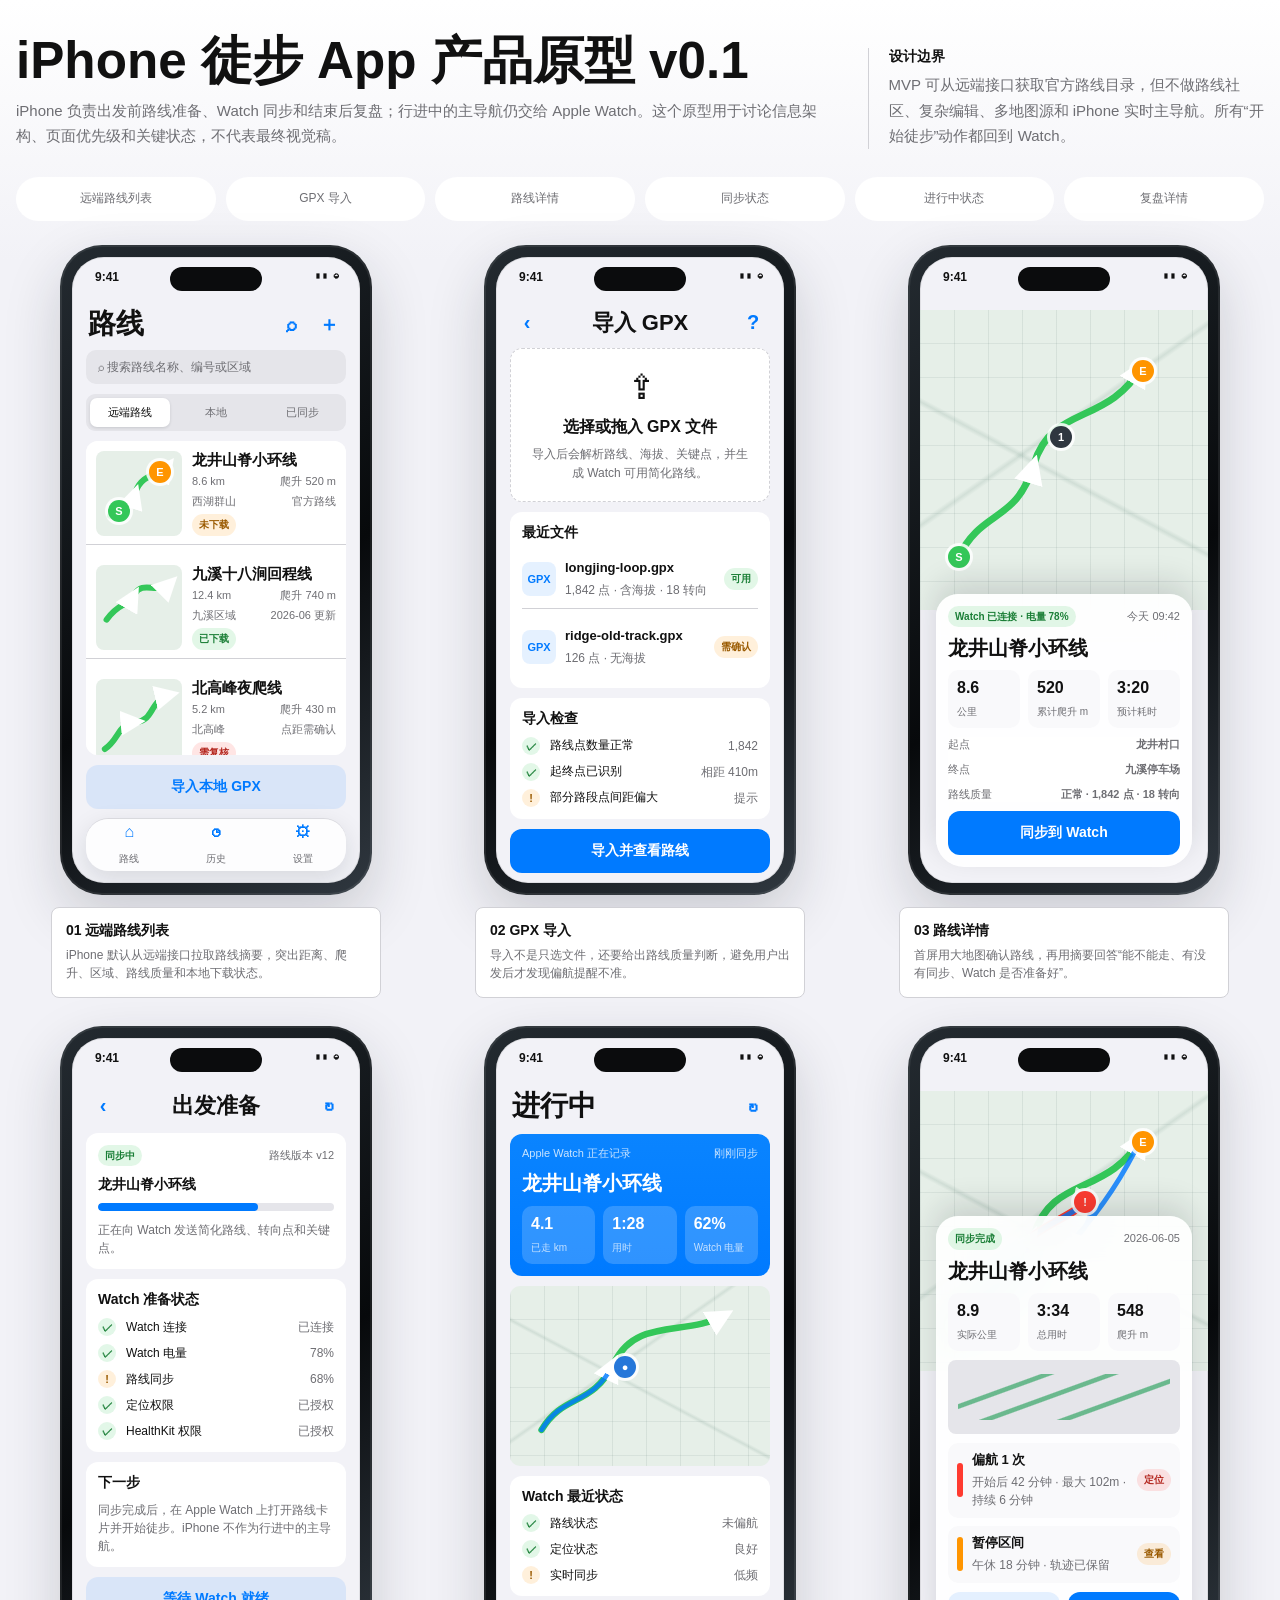
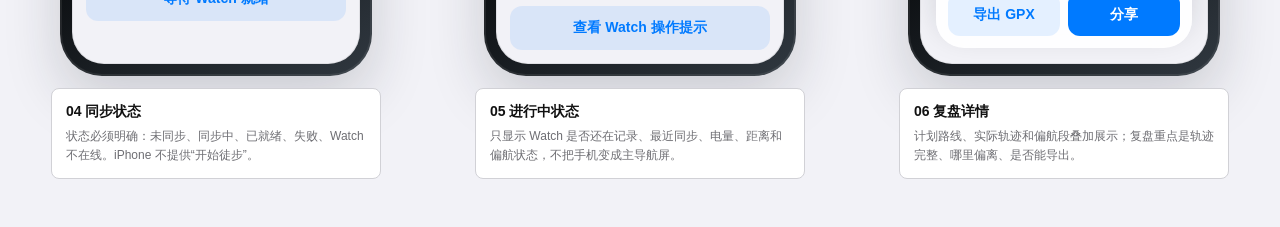
<file: docs/prototypes/iphone-product-prototype-v0.1.html>
<!doctype html>
<html lang="zh-CN">
<head>
  <meta charset="utf-8">
  <meta name="viewport" content="width=device-width, initial-scale=1">
  <title>iPhone 徒步 App 产品原型 v0.1</title>
  <style>
    :root {
      color-scheme: light;
      --bg: #f2f2f7;
      --ink: #111111;
      --muted: #6e6e73;
      --line: #d1d1d6;
      --panel: #ffffff;
      --map: #e6efe8;
      --route: #34c759;
      --track: #007aff;
      --warn: #ff3b30;
      --amber: #ff9500;
      --soft: #e5e5ea;
      --dark: #007aff;
      --ios-blue: #007aff;
      --ios-green: #34c759;
      --ios-red: #ff3b30;
      --ios-orange: #ff9500;
      --ios-fill: #f2f2f7;
      --ios-secondary-fill: #e5e5ea;
      --ios-tertiary-fill: #f9f9fb;
    }

    * { box-sizing: border-box; }

    body {
      margin: 0;
      background:
        linear-gradient(180deg, #ffffff 0, var(--bg) 260px),
        var(--bg);
      color: var(--ink);
      font-family: -apple-system, BlinkMacSystemFont, "SF Pro Display", "PingFang SC", "Microsoft YaHei", sans-serif;
      letter-spacing: 0;
    }

    main {
      width: min(1280px, calc(100vw - 32px));
      margin: 0 auto;
      padding: 34px 0 48px;
    }

    header {
      display: grid;
      grid-template-columns: minmax(0, 1.35fr) minmax(260px, 0.65fr);
      gap: 28px;
      align-items: end;
      margin-bottom: 28px;
    }

    h1 {
      margin: 0 0 10px;
      font-size: clamp(30px, 4vw, 56px);
      line-height: 1.05;
      font-weight: 780;
    }

    p {
      margin: 0;
      color: var(--muted);
      font-size: 15px;
      line-height: 1.7;
    }

    .brief {
      padding-left: 20px;
      border-left: 1px solid var(--line);
    }

    .brief b {
      display: block;
      margin-bottom: 6px;
      color: var(--ink);
      font-size: 14px;
    }

    .flow {
      display: grid;
      grid-template-columns: repeat(6, minmax(0, 1fr));
      gap: 10px;
      margin: 0 0 24px;
    }

    .flow span {
      min-height: 44px;
      display: flex;
      align-items: center;
      justify-content: center;
      padding: 9px 10px;
      border: 0;
      border-radius: 999px;
      background: var(--panel);
      color: var(--muted);
      font-size: 12px;
      text-align: center;
    }

    .grid {
      display: grid;
      grid-template-columns: repeat(3, minmax(300px, 1fr));
      gap: 28px 24px;
      align-items: start;
    }

    .prototype {
      display: grid;
      justify-items: center;
      gap: 12px;
    }

    .caption {
      width: min(100%, 330px);
      min-height: 78px;
      padding: 14px;
      border: 1px solid var(--line);
      border-radius: 8px;
      background: var(--panel);
    }

    .caption strong {
      display: block;
      margin-bottom: 6px;
      font-size: 14px;
    }

    .caption span {
      display: block;
      color: var(--muted);
      font-size: 12px;
      line-height: 1.55;
    }

    .phone {
      width: 312px;
      height: 650px;
      padding: 12px;
      border-radius: 42px;
      background: linear-gradient(145deg, #242b31, #07090b 58%, #303840);
      box-shadow: 0 22px 56px rgba(25, 35, 43, 0.18), inset 0 0 0 2px rgba(255, 255, 255, 0.08);
    }

    .screen {
      position: relative;
      height: 626px;
      overflow: hidden;
      border-radius: 32px;
      background: var(--ios-fill);
      box-shadow: inset 0 0 0 1px rgba(0, 0, 0, 0.08);
    }

    .screen::before {
      content: "9:41";
      position: absolute;
      z-index: 7;
      top: 13px;
      left: 23px;
      color: #111;
      font-size: 12px;
      font-weight: 700;
    }

    .screen::after {
      content: "▮▮  ◒";
      position: absolute;
      z-index: 7;
      top: 13px;
      right: 20px;
      color: #111;
      font-size: 11px;
      font-weight: 700;
      letter-spacing: 1px;
    }

    .island {
      position: absolute;
      z-index: 6;
      top: 10px;
      left: 50%;
      width: 92px;
      height: 24px;
      border-radius: 20px;
      transform: translateX(-50%);
      background: #0b0c0d;
    }

    .app {
      height: 100%;
      padding: 53px 14px 12px;
      display: flex;
      flex-direction: column;
      gap: 10px;
    }

    .nav {
      display: flex;
      align-items: center;
      justify-content: space-between;
      min-height: 28px;
      padding: 0 2px 2px;
    }

    .nav h2 {
      margin: 0;
      font-size: 28px;
      line-height: 1.1;
      font-weight: 760;
    }

    .icon-btn,
    .tab {
      display: grid;
      place-items: center;
      width: 30px;
      height: 30px;
      border: 0;
      border-radius: 50%;
      background: transparent;
      color: var(--ios-blue);
      font-size: 20px;
      font-weight: 650;
    }

    .toolbar {
      display: flex;
      gap: 8px;
      align-items: center;
    }

    .search {
      height: 36px;
      display: flex;
      align-items: center;
      gap: 8px;
      padding: 0 12px;
      border-radius: 10px;
      background: var(--ios-secondary-fill);
      color: var(--muted);
      font-size: 12px;
    }

    .tabs {
      display: grid;
      grid-template-columns: repeat(3, 1fr);
      gap: 6px;
      padding: 4px;
      border-radius: 9px;
      background: var(--ios-secondary-fill);
    }

    .tabs span {
      padding: 7px 4px;
      border-radius: 7px;
      color: var(--muted);
      font-size: 11px;
      text-align: center;
    }

    .tabs .active {
      background: var(--panel);
      color: var(--ink);
      box-shadow: 0 1px 3px rgba(20, 30, 38, 0.14);
    }

    .list {
      display: grid;
      gap: 10px;
      overflow: hidden;
      border-radius: 12px;
      background: var(--panel);
    }

    .route-card,
    .panel,
    .metric-card,
    .event,
    .import-box {
      border: 0;
      border-radius: 0;
      background: var(--panel);
    }

    .route-card {
      display: grid;
      grid-template-columns: 86px 1fr;
      gap: 10px;
      padding: 10px;
      min-height: 104px;
      border-bottom: 1px solid var(--line);
    }

    .route-card:last-child { border-bottom: 0; }

    .thumb {
      position: relative;
      overflow: hidden;
      border-radius: 8px;
      background: var(--map);
    }

    .map {
      position: relative;
      overflow: hidden;
      min-height: 188px;
      border-radius: 10px;
      background:
        linear-gradient(28deg, transparent 45%, rgba(65, 110, 95, 0.13) 46%, transparent 47%),
        linear-gradient(145deg, transparent 42%, rgba(65, 110, 95, 0.12) 43%, transparent 44%),
        linear-gradient(90deg, rgba(20, 60, 50, 0.08) 1px, transparent 1px),
        linear-gradient(0deg, rgba(20, 60, 50, 0.07) 1px, transparent 1px),
        var(--map);
      background-size: auto, auto, 34px 34px, 34px 34px, auto;
    }

    svg {
      position: absolute;
      inset: 0;
      width: 100%;
      height: 100%;
    }

    .svg-defs {
      position: absolute;
      width: 0;
      height: 0;
      overflow: hidden;
    }

    .route-line {
      fill: none;
      stroke: var(--route);
      stroke-width: 7;
      stroke-linecap: round;
      stroke-linejoin: round;
      marker-mid: url(#iphone-route-arrow);
      marker-end: url(#iphone-route-arrow);
    }

    .track-line {
      fill: none;
      stroke: var(--track);
      stroke-width: 5;
      stroke-linecap: round;
      stroke-linejoin: round;
      opacity: 0.82;
      marker-mid: url(#iphone-track-arrow);
      marker-end: url(#iphone-track-arrow);
    }

    .off-line {
      fill: none;
      stroke: var(--warn);
      stroke-width: 8;
      stroke-linecap: round;
      stroke-linejoin: round;
    }

    .pin {
      position: absolute;
      display: grid;
      place-items: center;
      width: 22px;
      height: 22px;
      border-radius: 50%;
      background: var(--ios-green);
      color: #fff;
      font-size: 11px;
      font-weight: 800;
      box-shadow: 0 0 0 3px rgba(255, 255, 255, 0.86);
    }

    .pin.end { background: var(--ios-orange); }
    .pin.warn { background: var(--ios-red); }

    .copy {
      display: grid;
      align-content: start;
      gap: 5px;
      min-width: 0;
    }

    .title {
      color: var(--ink);
      font-size: 15px;
      line-height: 1.25;
      font-weight: 720;
    }

    .meta-row,
    .status-row,
    .small-row {
      display: flex;
      align-items: center;
      justify-content: space-between;
      gap: 8px;
      color: var(--muted);
      font-size: 11px;
      line-height: 1.35;
    }

    .pill {
      display: inline-flex;
      align-items: center;
      gap: 5px;
      width: fit-content;
      padding: 4px 7px;
      border-radius: 999px;
      background: rgba(52, 199, 89, 0.14);
      color: #1b7f37;
      font-size: 10px;
      font-weight: 680;
      white-space: nowrap;
    }

    .pill.warn {
      background: rgba(255, 149, 0, 0.14);
      color: #9a5a00;
    }

    .pill.bad {
      background: rgba(255, 59, 48, 0.13);
      color: #b3261e;
    }

    .button {
      min-height: 44px;
      display: flex;
      align-items: center;
      justify-content: center;
      gap: 8px;
      padding: 0 14px;
      border-radius: 12px;
      background: var(--ios-blue);
      color: #fff;
      font-size: 14px;
      font-weight: 720;
    }

    .button.secondary {
      border: 0;
      background: rgba(0, 122, 255, 0.1);
      color: var(--ios-blue);
    }

    .panel {
      padding: 12px;
      display: grid;
      gap: 10px;
      border-radius: 12px;
    }

    .panel h3 {
      margin: 0;
      font-size: 14px;
      line-height: 1.2;
    }

    .metrics {
      display: grid;
      grid-template-columns: repeat(3, 1fr);
      gap: 8px;
    }

    .metric-card {
      min-height: 58px;
      padding: 9px;
      border-radius: 10px;
      background: var(--ios-tertiary-fill);
    }

    .metric-card b {
      display: block;
      margin-bottom: 4px;
      font-size: 16px;
    }

    .metric-card span {
      color: var(--muted);
      font-size: 10px;
    }

    .checks {
      display: grid;
      gap: 8px;
    }

    .check {
      display: grid;
      grid-template-columns: 20px 1fr auto;
      gap: 8px;
      align-items: center;
      font-size: 12px;
    }

    .dot {
      width: 18px;
      height: 18px;
      display: grid;
      place-items: center;
      border-radius: 50%;
      background: rgba(52, 199, 89, 0.14);
      color: #1b7f37;
      font-size: 11px;
      font-weight: 900;
    }

    .dot.warn {
      background: rgba(255, 149, 0, 0.14);
      color: #9a5a00;
    }

    .import-box {
      min-height: 154px;
      display: grid;
      place-items: center;
      padding: 18px;
      text-align: center;
      border: 1px dashed var(--line);
      border-radius: 12px;
      background: var(--panel);
    }

    .import-box strong {
      display: block;
      margin: 10px 0 6px;
      font-size: 16px;
    }

    .import-box span,
    .hint {
      color: var(--muted);
      font-size: 12px;
      line-height: 1.5;
    }

    .file-row {
      display: grid;
      grid-template-columns: 34px 1fr auto;
      gap: 9px;
      align-items: center;
      padding: 9px 0;
      border-bottom: 1px solid var(--line);
    }

    .file-row:last-child { border-bottom: 0; }

    .file-icon {
      display: grid;
      place-items: center;
      width: 34px;
      height: 34px;
      border-radius: 8px;
      background: rgba(0, 122, 255, 0.1);
      color: var(--ios-blue);
      font-weight: 800;
      font-size: 11px;
    }

    .bottom-tabs {
      margin-top: auto;
      display: grid;
      grid-template-columns: repeat(3, 1fr);
      min-height: 52px;
      border: 0;
      border-radius: 22px;
      background: rgba(255, 255, 255, 0.82);
      box-shadow: 0 -1px 0 rgba(0, 0, 0, 0.08), 0 8px 26px rgba(20, 30, 38, 0.12);
      backdrop-filter: blur(18px);
      overflow: hidden;
    }

    .bottom-tabs div {
      display: grid;
      place-items: center;
      gap: 2px;
      color: var(--muted);
      font-size: 10px;
    }

    .bottom-tabs b {
      color: var(--ios-blue);
      font-size: 16px;
      line-height: 1;
    }

    .sheet {
      position: absolute;
      left: 16px;
      right: 16px;
      bottom: 16px;
      display: grid;
      gap: 9px;
      padding: 12px;
      border: 0;
      border-radius: 22px 22px 28px 28px;
      background: rgba(255, 255, 255, 0.9);
      box-shadow: 0 -12px 30px rgba(20, 30, 38, 0.14);
      backdrop-filter: blur(18px);
    }

    .progress {
      height: 8px;
      overflow: hidden;
      border-radius: 999px;
      background: var(--soft);
    }

    .progress i {
      display: block;
      height: 100%;
      border-radius: inherit;
      background: var(--ios-blue);
    }

    .events {
      display: grid;
      gap: 8px;
    }

    .event {
      display: grid;
      grid-template-columns: 6px 1fr auto;
      gap: 9px;
      align-items: center;
      min-height: 54px;
      padding: 9px;
      border-radius: 10px;
      background: var(--ios-tertiary-fill);
    }

    .bar {
      width: 6px;
      height: 34px;
      border-radius: 999px;
      background: var(--ios-red);
    }

    .bar.pause { background: var(--ios-orange); }

    .chart {
      position: relative;
      height: 74px;
      overflow: hidden;
      border-radius: 8px;
      background: var(--soft);
    }

    .chart::before {
      content: "";
      position: absolute;
      inset: 14px 10px;
      background:
        linear-gradient(160deg, transparent 0 24%, rgba(31, 157, 85, 0.62) 25% 28%, transparent 29% 43%, rgba(31, 157, 85, 0.62) 44% 47%, transparent 48% 66%, rgba(31, 157, 85, 0.62) 67% 70%, transparent 71%);
    }

    @media (max-width: 1040px) {
      header { grid-template-columns: 1fr; }
      .brief { padding-left: 0; border-left: 0; }
      .grid { grid-template-columns: repeat(2, minmax(300px, 1fr)); }
      .flow { grid-template-columns: repeat(3, 1fr); }
    }

    @media (max-width: 700px) {
      main { width: min(100vw - 20px, 360px); padding-top: 24px; }
      .grid { grid-template-columns: 1fr; }
      .flow { grid-template-columns: repeat(2, 1fr); }
      .phone { transform: scale(0.96); transform-origin: top center; }
      .prototype { margin-bottom: -18px; }
    }
  </style>
</head>
<body>
  <svg class="svg-defs" aria-hidden="true" focusable="false">
    <defs>
      <marker id="iphone-route-arrow" markerWidth="4.2" markerHeight="4.2" refX="2.8" refY="2.1" orient="auto" markerUnits="strokeWidth">
        <path d="M0 0 L4.2 2.1 L0 4.2 Z" fill="#ffffff" />
      </marker>
      <marker id="iphone-track-arrow" markerWidth="4.2" markerHeight="4.2" refX="2.8" refY="2.1" orient="auto" markerUnits="strokeWidth">
        <path d="M0 0 L4.2 2.1 L0 4.2 Z" fill="#ffffff" />
      </marker>
    </defs>
  </svg>
  <main>
    <header>
      <div>
        <h1>iPhone 徒步 App 产品原型 v0.1</h1>
        <p>iPhone 负责出发前路线准备、Watch 同步和结束后复盘；行进中的主导航仍交给 Apple Watch。这个原型用于讨论信息架构、页面优先级和关键状态，不代表最终视觉稿。</p>
      </div>
      <div class="brief">
        <b>设计边界</b>
        <p>MVP 可从远端接口获取官方路线目录，但不做路线社区、复杂编辑、多地图源和 iPhone 实时主导航。所有“开始徒步”动作都回到 Watch。</p>
      </div>
    </header>

    <div class="flow">
      <span>远端路线列表</span>
      <span>GPX 导入</span>
      <span>路线详情</span>
      <span>同步状态</span>
      <span>进行中状态</span>
      <span>复盘详情</span>
    </div>

    <section class="grid">
      <article class="prototype">
        <div class="phone">
          <div class="screen">
            <div class="island"></div>
            <div class="app">
              <div class="nav">
                <h2>路线</h2>
                <div class="toolbar">
                  <div class="icon-btn">⌕</div>
                  <div class="icon-btn">＋</div>
                </div>
              </div>
              <div class="search">⌕ 搜索路线名称、编号或区域</div>
              <div class="tabs">
                <span class="active">远端路线</span>
                <span>本地</span>
                <span>已同步</span>
              </div>
              <div class="list">
                <div class="route-card">
                  <div class="thumb">
                    <svg viewBox="0 0 100 100"><path class="route-line" d="M16 76 C25 58 40 66 46 48 C53 26 76 28 85 16"/></svg>
                    <span class="pin" style="left:12px;bottom:14px;">S</span>
                    <span class="pin end" style="right:11px;top:10px;">E</span>
                  </div>
                  <div class="copy">
                    <div class="title">龙井山脊小环线</div>
                    <div class="meta-row"><span>8.6 km</span><span>爬升 520 m</span></div>
                    <div class="meta-row"><span>西湖群山</span><span>官方路线</span></div>
                    <span class="pill warn">未下载</span>
                  </div>
                </div>
                <div class="route-card">
                  <div class="thumb">
                    <svg viewBox="0 0 100 100"><path class="route-line" d="M12 64 C28 42 36 50 45 34 C55 17 72 36 88 20"/></svg>
                  </div>
                  <div class="copy">
                    <div class="title">九溪十八涧回程线</div>
                    <div class="meta-row"><span>12.4 km</span><span>爬升 740 m</span></div>
                    <div class="meta-row"><span>九溪区域</span><span>2026-06 更新</span></div>
                    <span class="pill">已下载</span>
                  </div>
                </div>
                <div class="route-card">
                  <div class="thumb">
                    <svg viewBox="0 0 100 100"><path class="route-line" d="M10 82 C28 70 24 52 48 50 C68 48 62 24 88 18"/></svg>
                  </div>
                  <div class="copy">
                    <div class="title">北高峰夜爬线</div>
                    <div class="meta-row"><span>5.2 km</span><span>爬升 430 m</span></div>
                    <div class="meta-row"><span>北高峰</span><span>点距需确认</span></div>
                    <span class="pill bad">需复核</span>
                  </div>
                </div>
              </div>
              <div class="button secondary">导入本地 GPX</div>
              <div class="bottom-tabs">
                <div><b>⌂</b>路线</div>
                <div><b>◷</b>历史</div>
                <div><b>⚙</b>设置</div>
              </div>
            </div>
          </div>
        </div>
        <div class="caption">
          <strong>01 远端路线列表</strong>
          <span>iPhone 默认从远端接口拉取路线摘要，突出距离、爬升、区域、路线质量和本地下载状态。</span>
        </div>
      </article>

      <article class="prototype">
        <div class="phone">
          <div class="screen">
            <div class="island"></div>
            <div class="app">
              <div class="nav">
                <div class="icon-btn">‹</div>
                <h2 style="font-size:22px;">导入 GPX</h2>
                <div class="icon-btn">?</div>
              </div>
              <div class="import-box">
                <div>
                  <div style="font-size:34px;">⇪</div>
                  <strong>选择或拖入 GPX 文件</strong>
                  <span>导入后会解析路线、海拔、关键点，并生成 Watch 可用简化路线。</span>
                </div>
              </div>
              <div class="panel">
                <h3>最近文件</h3>
                <div class="file-row">
                  <div class="file-icon">GPX</div>
                  <div class="copy">
                    <div class="title" style="font-size:13px;">longjing-loop.gpx</div>
                    <div class="hint">1,842 点 · 含海拔 · 18 转向</div>
                  </div>
                  <span class="pill">可用</span>
                </div>
                <div class="file-row">
                  <div class="file-icon">GPX</div>
                  <div class="copy">
                    <div class="title" style="font-size:13px;">ridge-old-track.gpx</div>
                    <div class="hint">126 点 · 无海拔</div>
                  </div>
                  <span class="pill warn">需确认</span>
                </div>
              </div>
              <div class="panel">
                <h3>导入检查</h3>
                <div class="checks">
                  <div class="check"><span class="dot">✓</span><span>路线点数量正常</span><span class="hint">1,842</span></div>
                  <div class="check"><span class="dot">✓</span><span>起终点已识别</span><span class="hint">相距 410m</span></div>
                  <div class="check"><span class="dot warn">!</span><span>部分路段点间距偏大</span><span class="hint">提示</span></div>
                </div>
              </div>
              <div class="button">导入并查看路线</div>
            </div>
          </div>
        </div>
        <div class="caption">
          <strong>02 GPX 导入</strong>
          <span>导入不是只选文件，还要给出路线质量判断，避免用户出发后才发现偏航提醒不准。</span>
        </div>
      </article>

      <article class="prototype">
        <div class="phone">
          <div class="screen">
            <div class="island"></div>
            <div class="app" style="padding-left:0;padding-right:0;padding-bottom:0;gap:0;">
              <div class="map" style="min-height:300px;border-radius:0;">
                <svg viewBox="0 0 280 300">
                  <path class="route-line" d="M34 248 C58 198 92 214 110 154 C128 94 184 116 218 56"/>
                </svg>
                <span class="pin" style="left:28px;bottom:42px;">S</span>
                <span class="pin end" style="right:54px;top:50px;">E</span>
                <span class="pin" style="left:130px;top:116px;background:#2f3740;">1</span>
              </div>
              <div class="sheet">
                <div class="small-row"><span class="pill">Watch 已连接 · 电量 78%</span><span>今天 09:42</span></div>
                <div class="title" style="font-size:20px;">龙井山脊小环线</div>
                <div class="metrics">
                  <div class="metric-card"><b>8.6</b><span>公里</span></div>
                  <div class="metric-card"><b>520</b><span>累计爬升 m</span></div>
                  <div class="metric-card"><b>3:20</b><span>预计耗时</span></div>
                </div>
                <div class="panel" style="padding:0;border:0;">
                  <div class="status-row"><span>起点</span><strong>龙井村口</strong></div>
                  <div class="status-row"><span>终点</span><strong>九溪停车场</strong></div>
                  <div class="status-row"><span>路线质量</span><strong>正常 · 1,842 点 · 18 转向</strong></div>
                </div>
                <div class="button">同步到 Watch</div>
              </div>
            </div>
          </div>
        </div>
        <div class="caption">
          <strong>03 路线详情</strong>
          <span>首屏用大地图确认路线，再用摘要回答“能不能走、有没有同步、Watch 是否准备好”。</span>
        </div>
      </article>

      <article class="prototype">
        <div class="phone">
          <div class="screen">
            <div class="island"></div>
            <div class="app">
              <div class="nav">
                <div class="icon-btn">‹</div>
                <h2 style="font-size:22px;">出发准备</h2>
                <div class="icon-btn">↻</div>
              </div>
              <div class="panel">
                <div class="small-row"><span class="pill">同步中</span><span>路线版本 v12</span></div>
                <h3>龙井山脊小环线</h3>
                <div class="progress"><i style="width:68%;"></i></div>
                <div class="hint">正在向 Watch 发送简化路线、转向点和关键点。</div>
              </div>
              <div class="panel">
                <h3>Watch 准备状态</h3>
                <div class="checks">
                  <div class="check"><span class="dot">✓</span><span>Watch 连接</span><span class="hint">已连接</span></div>
                  <div class="check"><span class="dot">✓</span><span>Watch 电量</span><span class="hint">78%</span></div>
                  <div class="check"><span class="dot warn">!</span><span>路线同步</span><span class="hint">68%</span></div>
                  <div class="check"><span class="dot">✓</span><span>定位权限</span><span class="hint">已授权</span></div>
                  <div class="check"><span class="dot">✓</span><span>HealthKit 权限</span><span class="hint">已授权</span></div>
                </div>
              </div>
              <div class="panel">
                <h3>下一步</h3>
                <p class="hint">同步完成后，在 Apple Watch 上打开路线卡片并开始徒步。iPhone 不作为行进中的主导航。</p>
              </div>
              <div class="button secondary">等待 Watch 就绪</div>
            </div>
          </div>
        </div>
        <div class="caption">
          <strong>04 同步状态</strong>
          <span>状态必须明确：未同步、同步中、已就绪、失败、Watch 不在线。iPhone 不提供“开始徒步”。</span>
        </div>
      </article>

      <article class="prototype">
        <div class="phone">
          <div class="screen">
            <div class="island"></div>
            <div class="app">
              <div class="nav">
                <h2>进行中</h2>
                <div class="icon-btn">↻</div>
              </div>
              <div class="panel" style="background:linear-gradient(180deg,#0a84ff,#007aff);color:#fff;">
                <div class="small-row" style="color:rgba(255,255,255,0.78);"><span>Apple Watch 正在记录</span><span>刚刚同步</span></div>
                <div class="title" style="font-size:20px;color:#fff;">龙井山脊小环线</div>
                <div class="metrics">
                  <div class="metric-card" style="background:rgba(255,255,255,0.18);color:#fff;"><b>4.1</b><span style="color:rgba(255,255,255,0.72);">已走 km</span></div>
                  <div class="metric-card" style="background:rgba(255,255,255,0.18);color:#fff;"><b>1:28</b><span style="color:rgba(255,255,255,0.72);">用时</span></div>
                  <div class="metric-card" style="background:rgba(255,255,255,0.18);color:#fff;"><b>62%</b><span style="color:rgba(255,255,255,0.72);">Watch 电量</span></div>
                </div>
              </div>
              <div class="map" style="min-height:180px;">
                <svg viewBox="0 0 280 180">
                  <path class="route-line" d="M34 148 C58 108 88 124 112 76 C136 26 190 48 232 24"/>
                  <path class="track-line" d="M34 148 C58 108 88 124 112 76"/>
                </svg>
                <span class="pin" style="left:104px;top:70px;background:#2677d9;">●</span>
              </div>
              <div class="panel">
                <h3>Watch 最近状态</h3>
                <div class="checks">
                  <div class="check"><span class="dot">✓</span><span>路线状态</span><span class="hint">未偏航</span></div>
                  <div class="check"><span class="dot">✓</span><span>定位状态</span><span class="hint">良好</span></div>
                  <div class="check"><span class="dot warn">!</span><span>实时同步</span><span class="hint">低频</span></div>
                </div>
              </div>
              <div class="button secondary">查看 Watch 操作提示</div>
            </div>
          </div>
        </div>
        <div class="caption">
          <strong>05 进行中状态</strong>
          <span>只显示 Watch 是否还在记录、最近同步、电量、距离和偏航状态，不把手机变成主导航屏。</span>
        </div>
      </article>

      <article class="prototype">
        <div class="phone">
          <div class="screen">
            <div class="island"></div>
            <div class="app" style="padding-left:0;padding-right:0;padding-bottom:0;gap:0;">
              <div class="map" style="min-height:280px;border-radius:0;">
                <svg viewBox="0 0 280 280">
                  <path class="route-line" d="M34 238 C58 188 92 204 110 144 C128 84 184 106 218 46"/>
                  <path class="off-line" d="M110 144 C132 128 150 124 164 108"/>
                  <path class="track-line" d="M34 238 C58 188 92 204 110 144 C132 128 150 124 164 108 C170 122 164 136 152 146 C170 126 196 92 218 46"/>
                </svg>
                <span class="pin" style="left:28px;bottom:34px;">S</span>
                <span class="pin end" style="right:54px;top:40px;">E</span>
                <span class="pin warn" style="left:154px;top:100px;">!</span>
              </div>
              <div class="sheet">
                <div class="small-row"><span class="pill">同步完成</span><span>2026-06-05</span></div>
                <div class="title" style="font-size:20px;">龙井山脊小环线</div>
                <div class="metrics">
                  <div class="metric-card"><b>8.9</b><span>实际公里</span></div>
                  <div class="metric-card"><b>3:34</b><span>总用时</span></div>
                  <div class="metric-card"><b>548</b><span>爬升 m</span></div>
                </div>
                <div class="chart"></div>
                <div class="events">
                  <div class="event">
                    <span class="bar"></span>
                    <div class="copy">
                      <div class="title" style="font-size:13px;">偏航 1 次</div>
                      <div class="hint">开始后 42 分钟 · 最大 102m · 持续 6 分钟</div>
                    </div>
                    <span class="pill bad">定位</span>
                  </div>
                  <div class="event">
                    <span class="bar pause"></span>
                    <div class="copy">
                      <div class="title" style="font-size:13px;">暂停区间</div>
                      <div class="hint">午休 18 分钟 · 轨迹已保留</div>
                    </div>
                    <span class="pill warn">查看</span>
                  </div>
                </div>
                <div class="small-row">
                  <div class="button secondary" style="flex:1;">导出 GPX</div>
                  <div class="button" style="flex:1;">分享</div>
                </div>
              </div>
            </div>
          </div>
        </div>
        <div class="caption">
          <strong>06 复盘详情</strong>
          <span>计划路线、实际轨迹和偏航段叠加展示；复盘重点是轨迹完整、哪里偏离、是否能导出。</span>
        </div>
      </article>
    </section>
  </main>
</body>
</html>
</file>
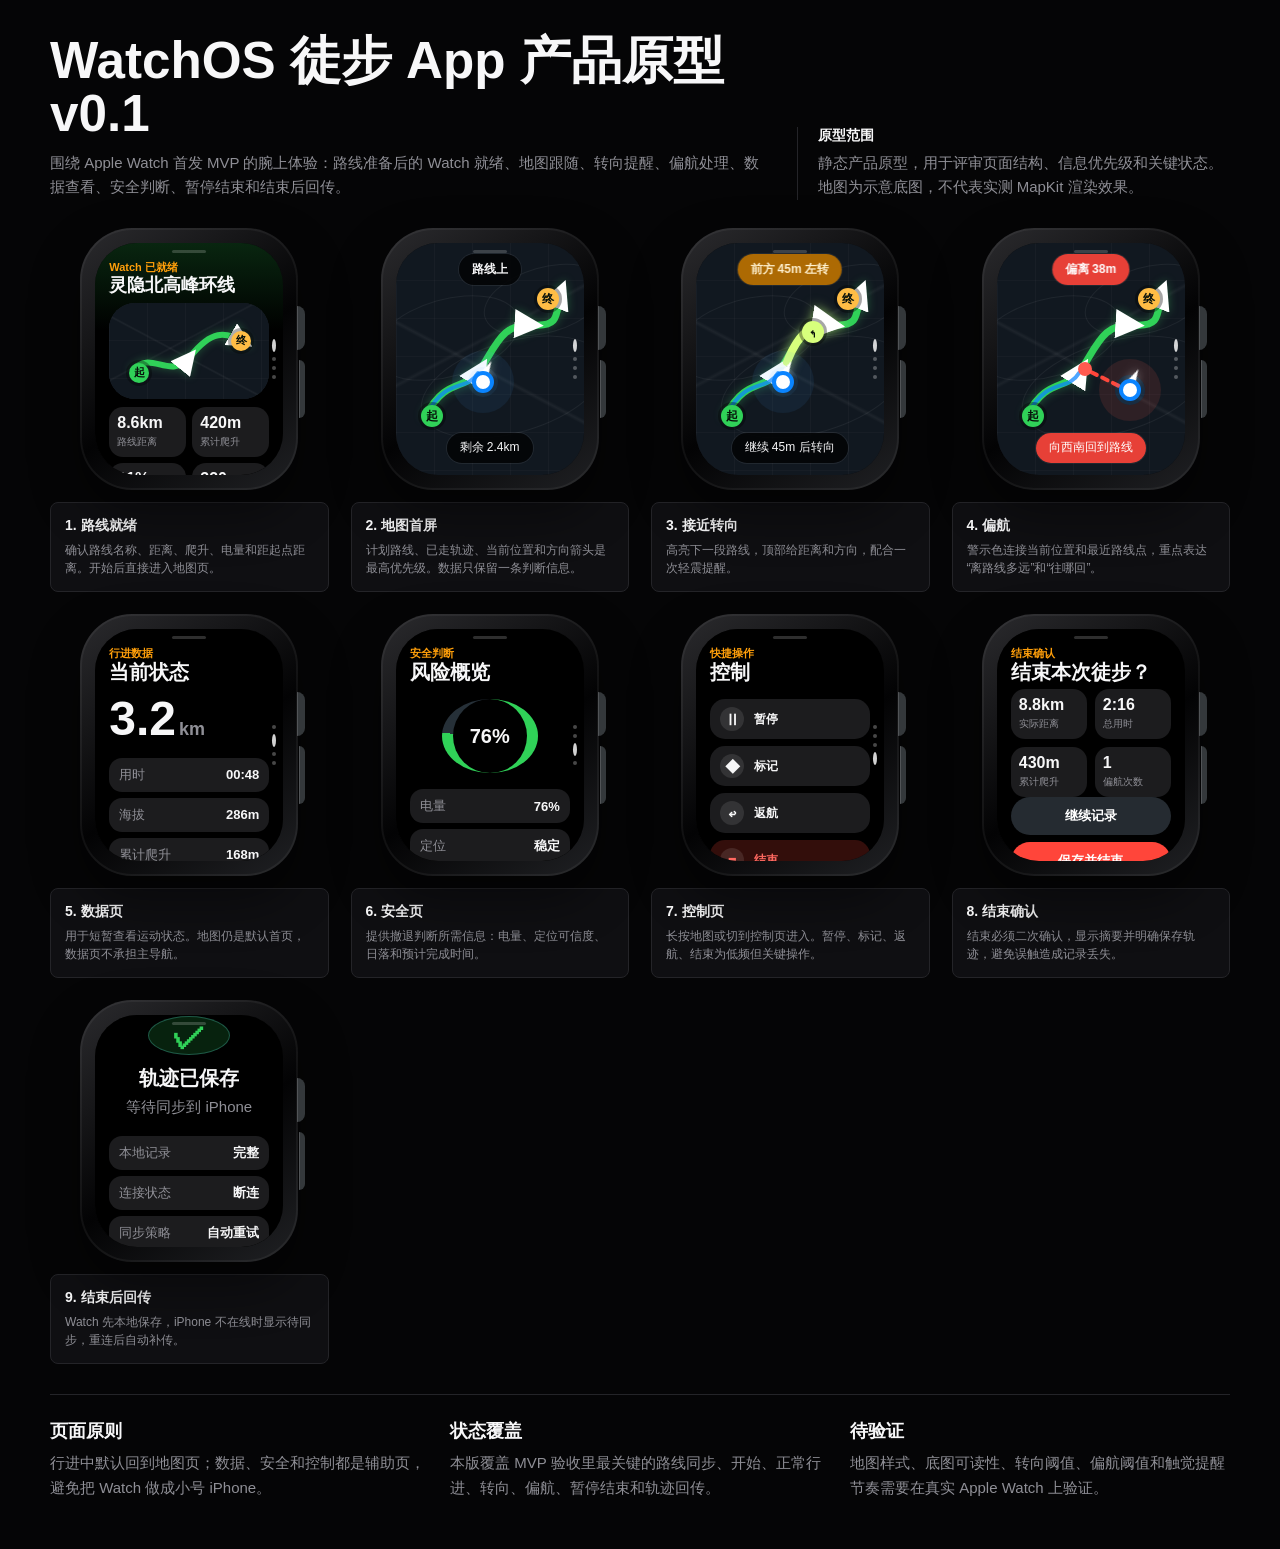
<file: docs/prototypes/watchos-product-prototype-v0.1.html>
<!doctype html>
<html lang="zh-CN">
<head>
  <meta charset="utf-8">
  <meta name="viewport" content="width=device-width, initial-scale=1">
  <title>WatchOS 徒步 App 产品原型 v0.1</title>
  <style>
    :root {
      color-scheme: dark;
      --bg: #050506;
      --panel: #111114;
      --watch: #070809;
      --screen: #000000;
      --text: #f7f7f8;
      --muted: #8f8f96;
      --line: #242428;
      --route: #30d158;
      --track: #0a84ff;
      --warn: #ff453a;
      --amber: #ffbd45;
      --cyan: #5be7d6;
      --button: #1c1c1e;
      --danger: #ff453a;
      --green-soft: rgba(48, 209, 88, 0.16);
      --row: #1c1c1e;
    }

    * {
      box-sizing: border-box;
    }

    body {
      margin: 0;
      background: var(--bg);
      color: var(--text);
      font-family: -apple-system, BlinkMacSystemFont, "SF Pro Display", "PingFang SC", "Microsoft YaHei", sans-serif;
      letter-spacing: 0;
    }

    main {
      width: min(1180px, calc(100vw - 32px));
      margin: 0 auto;
      padding: 34px 0 48px;
    }

    header {
      display: grid;
      grid-template-columns: 1.25fr 0.75fr;
      gap: 24px;
      align-items: end;
      margin-bottom: 28px;
    }

    h1 {
      margin: 0 0 10px;
      font-size: clamp(30px, 4vw, 54px);
      line-height: 1.04;
      font-weight: 760;
    }

    h2 {
      margin: 0 0 16px;
      font-size: 18px;
      font-weight: 680;
    }

    p {
      margin: 0;
      color: var(--muted);
      line-height: 1.65;
      font-size: 15px;
    }

    .meta {
      border-left: 1px solid var(--line);
      padding-left: 20px;
    }

    .meta b {
      display: block;
      color: var(--text);
      margin-bottom: 6px;
      font-size: 14px;
    }

    .grid {
      display: grid;
      grid-template-columns: repeat(4, minmax(220px, 1fr));
      gap: 22px;
    }

    .prototype {
      display: grid;
      justify-items: center;
      gap: 12px;
    }

    .caption {
      width: 100%;
      min-height: 78px;
      padding: 14px;
      border: 1px solid var(--line);
      border-radius: 8px;
      background: rgba(17, 17, 20, 0.88);
    }

    .caption strong {
      display: block;
      margin-bottom: 6px;
      font-size: 14px;
    }

    .caption span {
      display: block;
      color: var(--muted);
      font-size: 12px;
      line-height: 1.5;
    }

    .watch {
      position: relative;
      width: 218px;
      height: 262px;
      padding: 15px;
      border-radius: 52px;
      background: linear-gradient(145deg, #2b2b2e, #030304 55%, #202124);
      box-shadow: 0 22px 50px rgba(0, 0, 0, 0.45), inset 0 0 0 2px rgba(255, 255, 255, 0.05);
    }

    .watch::before,
    .watch::after {
      content: "";
      position: absolute;
      right: -7px;
      background: #34383b;
      box-shadow: inset 1px 0 0 rgba(255, 255, 255, 0.14);
    }

    .watch::before {
      top: 78px;
      width: 8px;
      height: 44px;
      border-radius: 0 8px 8px 0;
    }

    .watch::after {
      top: 132px;
      width: 6px;
      height: 58px;
      border-radius: 0 8px 8px 0;
    }

    .screen {
      position: relative;
      width: 188px;
      height: 232px;
      overflow: hidden;
      border-radius: 42px;
      background: var(--screen);
      box-shadow: inset 0 0 0 1px rgba(255, 255, 255, 0.05);
    }

    .screen::before {
      content: "";
      position: absolute;
      z-index: 20;
      left: 50%;
      top: 7px;
      width: 34px;
      height: 3px;
      border-radius: 999px;
      background: rgba(255, 255, 255, 0.18);
      transform: translateX(-50%);
      pointer-events: none;
    }

    .map {
      position: absolute;
      inset: 0;
      background:
        linear-gradient(28deg, transparent 45%, rgba(255, 255, 255, 0.05) 46%, transparent 47%),
        linear-gradient(152deg, transparent 42%, rgba(255, 255, 255, 0.045) 43%, transparent 44%),
        linear-gradient(90deg, rgba(255,255,255,0.028) 1px, transparent 1px),
        linear-gradient(0deg, rgba(255,255,255,0.025) 1px, transparent 1px),
        #111820;
      background-size: auto, auto, 38px 38px, 38px 38px, auto;
    }

    .contour {
      position: absolute;
      border: 1px solid rgba(255, 255, 255, 0.06);
      border-radius: 50%;
      transform: rotate(-16deg);
    }

    .c1 { width: 150px; height: 78px; left: -24px; top: 56px; }
    .c2 { width: 190px; height: 92px; left: 22px; top: 98px; }
    .c3 { width: 126px; height: 66px; left: 86px; top: 24px; }

    svg.route {
      position: absolute;
      inset: 0;
      width: 100%;
      height: 100%;
    }

    .svg-defs {
      position: absolute;
      width: 0;
      height: 0;
      overflow: hidden;
    }

    .route-plan {
      fill: none;
      stroke: var(--route);
      stroke-width: 7;
      stroke-linecap: round;
      stroke-linejoin: round;
      marker-mid: url(#watch-route-arrow);
      marker-end: url(#watch-route-arrow);
      filter: drop-shadow(0 0 5px rgba(70, 211, 107, 0.35));
    }

    .route-next {
      fill: none;
      stroke: #d7ff7c;
      stroke-width: 8;
      stroke-linecap: round;
      stroke-linejoin: round;
      marker-mid: url(#watch-next-arrow);
      marker-end: url(#watch-next-arrow);
      filter: drop-shadow(0 0 6px rgba(215, 255, 124, 0.55));
    }

    .route-walked {
      fill: none;
      stroke: var(--track);
      stroke-width: 4;
      stroke-linecap: round;
      stroke-linejoin: round;
      opacity: 0.72;
    }

    .off-line {
      fill: none;
      stroke: var(--warn);
      stroke-width: 4;
      stroke-dasharray: 6 6;
      stroke-linecap: round;
    }

    .pin {
      position: absolute;
      display: grid;
      place-items: center;
      width: 22px;
      height: 22px;
      border-radius: 50%;
      color: #07100a;
      font-size: 12px;
      font-weight: 800;
      background: var(--route);
      box-shadow: 0 0 0 3px rgba(0, 0, 0, 0.35);
    }

    .start { left: 25px; top: 162px; }
    .end { right: 25px; top: 45px; background: var(--amber); }
    .turn { left: 106px; top: 78px; background: #d7ff7c; }

    .mini-pin {
      position: absolute;
      z-index: 2;
      display: grid;
      place-items: center;
      width: 20px;
      height: 20px;
      border-radius: 50%;
      color: #07100a;
      font-size: 11px;
      font-weight: 800;
      background: var(--route);
      box-shadow: 0 0 0 3px rgba(0, 0, 0, 0.32);
    }

    .mini-start { left: 20px; top: 60px; }
    .mini-end { right: 18px; top: 28px; background: var(--amber); }

    .location {
      position: absolute;
      left: 72px;
      top: 124px;
      width: 30px;
      height: 30px;
      border-radius: 50%;
      background: rgba(73, 167, 255, 0.15);
      box-shadow: 0 0 0 16px rgba(73, 167, 255, 0.08);
    }

    .location::before {
      content: "";
      position: absolute;
      left: 10px;
      top: -8px;
      border-left: 5px solid transparent;
      border-right: 5px solid transparent;
      border-bottom: 18px solid #ffffff;
      transform: rotate(28deg);
      transform-origin: 50% 100%;
      filter: drop-shadow(0 0 5px rgba(255, 255, 255, 0.5));
    }

    .location::after {
      content: "";
      position: absolute;
      inset: 8px;
      border-radius: 50%;
      background: #fff;
      box-shadow: 0 0 0 4px var(--track);
    }

    .off .location {
      left: 118px;
      top: 132px;
      box-shadow: 0 0 0 16px rgba(255, 90, 79, 0.12);
    }

    .top-pill,
    .bottom-pill {
      position: absolute;
      z-index: 5;
      left: 50%;
      max-width: 164px;
      transform: translateX(-50%);
      border-radius: 999px;
      background: rgba(0, 0, 0, 0.74);
      -webkit-backdrop-filter: blur(14px);
      backdrop-filter: blur(14px);
      color: var(--text);
      text-align: center;
      white-space: nowrap;
      box-shadow: 0 0 0 1px rgba(255, 255, 255, 0.07);
    }

    .top-pill {
      top: 11px;
      padding: 7px 13px;
      font-size: 12px;
      font-weight: 720;
    }

    .bottom-pill {
      bottom: 12px;
      padding: 8px 13px;
      font-size: 12px;
      line-height: 1.15;
    }

    .warning {
      background: rgba(255, 69, 58, 0.9);
      color: #fff;
    }

    .amber {
      background: rgba(191, 116, 0, 0.9);
      color: #fff1ce;
    }

    .page {
      position: absolute;
      inset: 0;
      display: flex;
      flex-direction: column;
      padding: 18px 14px 14px;
      background: #000;
    }

    .small-label {
      color: #ff9f0a;
      font-size: 11px;
      line-height: 1.25;
      font-weight: 680;
      letter-spacing: 0;
    }

    .route-card h3,
    .data h3,
    .safety h3,
    .control h3,
    .finish h3,
    .sync h3 {
      margin: 0 0 6px;
      font-size: 20px;
      line-height: 1.12;
      font-weight: 760;
    }

    .route-card h3 {
      max-width: 152px;
      font-size: 18px;
    }

    .route-card {
      justify-content: space-between;
      background:
        linear-gradient(180deg, rgba(48, 209, 88, 0.18), transparent 38%),
        #000;
    }

    .mini-map {
      position: relative;
      height: 96px;
      border-radius: 26px;
      overflow: hidden;
      margin: 8px 0;
      background: #111820;
      box-shadow: inset 0 0 0 1px rgba(255, 255, 255, 0.05);
    }

    .stats {
      display: grid;
      grid-template-columns: 1fr 1fr;
      gap: 6px;
      margin-top: 6px;
    }

    .stat {
      padding: 8px;
      border-radius: 14px;
      background: var(--row);
      min-height: 46px;
    }

    .stat b {
      display: block;
      font-size: 16px;
      line-height: 1;
    }

    .stat span {
      display: block;
      margin-top: 4px;
      color: var(--muted);
      font-size: 10px;
    }

    .primary {
      width: 100%;
      min-height: 39px;
      border: 0;
      border-radius: 999px;
      background: var(--route);
      color: #061008;
      font-weight: 760;
      font-size: 14px;
    }

    .watch-button-row {
      display: grid;
      grid-template-columns: 1fr;
      gap: 7px;
      width: 100%;
    }

    .data .hero-number {
      margin: 7px 0 12px;
      font-size: 48px;
      line-height: 0.95;
      font-weight: 800;
    }

    .unit {
      margin-left: 3px;
      color: var(--muted);
      font-size: 18px;
      font-weight: 700;
    }

    .rows {
      display: grid;
      gap: 6px;
      margin-top: 4px;
    }

    .row {
      display: flex;
      justify-content: space-between;
      align-items: center;
      min-height: 34px;
      padding: 8px 10px;
      border-radius: 13px;
      background: var(--row);
      border-bottom: 0;
      font-size: 13px;
    }

    .row span {
      color: var(--muted);
    }

    .safety-meter {
      display: grid;
      place-items: center;
      align-self: center;
      width: 96px;
      height: 96px;
      margin: 10px 0 12px;
      border-radius: 50%;
      background:
        conic-gradient(var(--route) 0 76%, #263038 76% 100%);
    }

    .safety-meter div {
      display: grid;
      place-items: center;
      width: 74px;
      height: 74px;
      border-radius: 50%;
      background: #000;
      font-weight: 760;
      font-size: 20px;
    }

    .control {
      justify-content: flex-start;
      gap: 10px;
    }

    .control-grid {
      display: grid;
      grid-template-columns: 1fr;
      gap: 7px;
    }

    .action {
      display: flex;
      align-items: center;
      gap: 10px;
      min-height: 40px;
      padding: 8px 10px;
      border-radius: 15px;
      background: var(--button);
      font-size: 12px;
      font-weight: 680;
    }

    .action b {
      display: grid;
      place-items: center;
      width: 24px;
      height: 24px;
      border-radius: 50%;
      background: rgba(255, 255, 255, 0.1);
      font-size: 15px;
      line-height: 1;
      margin-bottom: 0;
    }

    .danger {
      background: rgba(255, 69, 58, 0.2);
      color: #ff6961;
    }

    .finish {
      justify-content: space-between;
      background: #000;
    }

    .finish-summary {
      display: grid;
      grid-template-columns: 1fr 1fr;
      gap: 8px;
    }

    .secondary,
    .end-button {
      min-height: 38px;
      border: 0;
      border-radius: 999px;
      color: #fff;
      font-weight: 720;
      font-size: 13px;
    }

    .secondary {
      background: #252b31;
    }

    .end-button {
      background: #ff453a;
    }

    .sync {
      align-items: center;
      justify-content: center;
      text-align: center;
      gap: 12px;
    }

    .sync-icon {
      display: grid;
      place-items: center;
      width: 82px;
      height: 82px;
      border-radius: 50%;
      background: var(--green-soft);
      color: var(--route);
      font-size: 34px;
      font-weight: 760;
      box-shadow: inset 0 0 0 1px rgba(91, 231, 214, 0.28);
    }

    .page-dots {
      position: absolute;
      z-index: 6;
      right: 7px;
      top: 50%;
      display: grid;
      gap: 5px;
      transform: translateY(-50%);
    }

    .page-dots i {
      display: block;
      width: 4px;
      height: 4px;
      border-radius: 50%;
      background: rgba(255, 255, 255, 0.28);
    }

    .page-dots i.active {
      height: 13px;
      background: rgba(255, 255, 255, 0.82);
    }

    .notes {
      margin-top: 30px;
      padding-top: 24px;
      border-top: 1px solid var(--line);
      display: grid;
      grid-template-columns: repeat(3, 1fr);
      gap: 20px;
    }

    .notes h2 {
      margin-bottom: 8px;
    }

    @media (max-width: 980px) {
      header,
      .notes {
        grid-template-columns: 1fr;
      }

      .grid {
        grid-template-columns: repeat(2, minmax(220px, 1fr));
      }

      .meta {
        border-left: 0;
        border-top: 1px solid var(--line);
        padding: 18px 0 0;
      }
    }

    @media (max-width: 560px) {
      main {
        width: min(100vw - 20px, 360px);
        padding-top: 22px;
      }

      .grid {
        grid-template-columns: 1fr;
      }

      .caption {
        min-height: auto;
      }
    }
  </style>
</head>
<body>
  <svg class="svg-defs" aria-hidden="true" focusable="false">
    <defs>
      <marker id="watch-route-arrow" markerWidth="4.2" markerHeight="4.2" refX="2.8" refY="2.1" orient="auto" markerUnits="strokeWidth">
        <path d="M0 0 L4.2 2.1 L0 4.2 Z" fill="#ffffff" />
      </marker>
      <marker id="watch-next-arrow" markerWidth="4.2" markerHeight="4.2" refX="2.8" refY="2.1" orient="auto" markerUnits="strokeWidth">
        <path d="M0 0 L4.2 2.1 L0 4.2 Z" fill="#ffffff" />
      </marker>
    </defs>
  </svg>
  <main>
    <header>
      <section>
        <h1>WatchOS 徒步 App 产品原型 v0.1</h1>
        <p>围绕 Apple Watch 首发 MVP 的腕上体验：路线准备后的 Watch 就绪、地图跟随、转向提醒、偏航处理、数据查看、安全判断、暂停结束和结束后回传。</p>
      </section>
      <section class="meta">
        <b>原型范围</b>
        <p>静态产品原型，用于评审页面结构、信息优先级和关键状态。地图为示意底图，不代表实测 MapKit 渲染效果。</p>
      </section>
    </header>

    <section class="grid" aria-label="WatchOS 产品原型图">
      <article class="prototype">
        <div class="watch">
          <div class="screen">
            <div class="page route-card">
              <div>
                <div class="small-label">Watch 已就绪</div>
                <h3>灵隐北高峰环线</h3>
                <div class="mini-map">
                  <div class="map"></div>
                  <svg class="route" viewBox="0 0 188 96" aria-hidden="true">
                    <path class="route-plan" d="M28 70 C50 46, 72 84, 96 54 S136 24, 160 38" />
                  </svg>
                  <div class="mini-pin mini-start">起</div>
                  <div class="mini-pin mini-end">终</div>
                </div>
                <div class="stats">
                  <div class="stat"><b>8.6km</b><span>路线距离</span></div>
                  <div class="stat"><b>420m</b><span>累计爬升</span></div>
                  <div class="stat"><b>91%</b><span>Watch 电量</span></div>
                  <div class="stat"><b>320m</b><span>距起点</span></div>
                </div>
              </div>
              <button class="primary">开始徒步</button>
            </div>
            <div class="page-dots"><i class="active"></i><i></i><i></i><i></i></div>
          </div>
        </div>
        <div class="caption">
          <strong>1. 路线就绪</strong>
          <span>确认路线名称、距离、爬升、电量和距起点距离。开始后直接进入地图页。</span>
        </div>
      </article>

      <article class="prototype">
        <div class="watch">
          <div class="screen">
            <div class="map">
              <div class="contour c1"></div>
              <div class="contour c2"></div>
              <div class="contour c3"></div>
            </div>
            <svg class="route" viewBox="0 0 188 232" aria-hidden="true">
              <path class="route-plan" d="M30 172 C52 132, 70 150, 86 124 S108 80, 138 82 S158 66, 166 46" />
              <path class="route-walked" d="M30 172 C52 132, 70 150, 82 130" />
            </svg>
            <div class="pin start">起</div>
            <div class="pin end">终</div>
            <div class="location"></div>
            <div class="top-pill">路线上</div>
            <div class="bottom-pill">剩余 2.4km</div>
            <div class="page-dots"><i class="active"></i><i></i><i></i><i></i></div>
          </div>
        </div>
        <div class="caption">
          <strong>2. 地图首屏</strong>
          <span>计划路线、已走轨迹、当前位置和方向箭头是最高优先级。数据只保留一条判断信息。</span>
        </div>
      </article>

      <article class="prototype">
        <div class="watch">
          <div class="screen">
            <div class="map">
              <div class="contour c1"></div>
              <div class="contour c2"></div>
              <div class="contour c3"></div>
            </div>
            <svg class="route" viewBox="0 0 188 232" aria-hidden="true">
              <path class="route-plan" d="M30 172 C52 132, 70 150, 86 124 S108 80, 138 82 S158 66, 166 46" />
              <path class="route-next" d="M91 119 C104 86, 119 79, 138 82" />
              <path class="route-walked" d="M30 172 C52 132, 70 150, 82 130" />
            </svg>
            <div class="pin start">起</div>
            <div class="pin end">终</div>
            <div class="pin turn">↰</div>
            <div class="location"></div>
            <div class="top-pill amber">前方 45m 左转</div>
            <div class="bottom-pill">继续 45m 后转向</div>
            <div class="page-dots"><i class="active"></i><i></i><i></i><i></i></div>
          </div>
        </div>
        <div class="caption">
          <strong>3. 接近转向</strong>
          <span>高亮下一段路线，顶部给距离和方向，配合一次轻震提醒。</span>
        </div>
      </article>

      <article class="prototype">
        <div class="watch">
          <div class="screen off">
            <div class="map">
              <div class="contour c1"></div>
              <div class="contour c2"></div>
              <div class="contour c3"></div>
            </div>
            <svg class="route" viewBox="0 0 188 232" aria-hidden="true">
              <path class="route-plan" d="M30 172 C52 132, 70 150, 86 124 S108 80, 138 82 S158 66, 166 46" />
              <path class="route-walked" d="M30 172 C52 132, 70 150, 82 130" />
              <path class="off-line" d="M132 148 L88 126" />
              <circle cx="88" cy="126" r="7" fill="#ff5a4f" />
            </svg>
            <div class="pin start">起</div>
            <div class="pin end">终</div>
            <div class="location"></div>
            <div class="top-pill warning">偏离 38m</div>
            <div class="bottom-pill warning">向西南回到路线</div>
            <div class="page-dots"><i class="active"></i><i></i><i></i><i></i></div>
          </div>
        </div>
        <div class="caption">
          <strong>4. 偏航</strong>
          <span>警示色连接当前位置和最近路线点，重点表达“离路线多远”和“往哪回”。</span>
        </div>
      </article>

      <article class="prototype">
        <div class="watch">
          <div class="screen">
            <div class="page data">
              <div class="small-label">行进数据</div>
              <h3>当前状态</h3>
              <div class="hero-number">3.2<span class="unit">km</span></div>
              <div class="rows">
                <div class="row"><span>用时</span><b>00:48</b></div>
                <div class="row"><span>海拔</span><b>286m</b></div>
                <div class="row"><span>累计爬升</span><b>168m</b></div>
                <div class="row"><span>心率</span><b>128</b></div>
                <div class="row"><span>剩余距离</span><b>5.4km</b></div>
              </div>
            </div>
            <div class="page-dots"><i></i><i class="active"></i><i></i><i></i></div>
          </div>
        </div>
        <div class="caption">
          <strong>5. 数据页</strong>
          <span>用于短暂查看运动状态。地图仍是默认首页，数据页不承担主导航。</span>
        </div>
      </article>

      <article class="prototype">
        <div class="watch">
          <div class="screen">
            <div class="page safety">
              <div class="small-label">安全判断</div>
              <h3>风险概览</h3>
              <div class="safety-meter"><div>76%</div></div>
              <div class="rows">
                <div class="row"><span>电量</span><b>76%</b></div>
                <div class="row"><span>定位</span><b>稳定</b></div>
                <div class="row"><span>日落</span><b>18:54</b></div>
                <div class="row"><span>预计完成</span><b>16:35</b></div>
              </div>
            </div>
            <div class="page-dots"><i></i><i></i><i class="active"></i><i></i></div>
          </div>
        </div>
        <div class="caption">
          <strong>6. 安全页</strong>
          <span>提供撤退判断所需信息：电量、定位可信度、日落和预计完成时间。</span>
        </div>
      </article>

      <article class="prototype">
        <div class="watch">
          <div class="screen">
            <div class="page control">
              <div>
                <div class="small-label">快捷操作</div>
                <h3>控制</h3>
              </div>
              <div class="control-grid">
                <div class="action"><b>Ⅱ</b>暂停</div>
                <div class="action"><b>◆</b>标记</div>
                <div class="action"><b>↩</b>返航</div>
                <div class="action danger"><b>■</b>结束</div>
              </div>
            </div>
            <div class="page-dots"><i></i><i></i><i></i><i class="active"></i></div>
          </div>
        </div>
        <div class="caption">
          <strong>7. 控制页</strong>
          <span>长按地图或切到控制页进入。暂停、标记、返航、结束为低频但关键操作。</span>
        </div>
      </article>

      <article class="prototype">
        <div class="watch">
          <div class="screen">
            <div class="page finish">
              <div>
                <div class="small-label">结束确认</div>
                <h3>结束本次徒步？</h3>
              </div>
              <div class="finish-summary">
                <div class="stat"><b>8.8km</b><span>实际距离</span></div>
                <div class="stat"><b>2:16</b><span>总用时</span></div>
                <div class="stat"><b>430m</b><span>累计爬升</span></div>
                <div class="stat"><b>1</b><span>偏航次数</span></div>
              </div>
              <div class="watch-button-row">
                <button class="secondary">继续记录</button>
                <button class="end-button">保存并结束</button>
              </div>
            </div>
          </div>
        </div>
        <div class="caption">
          <strong>8. 结束确认</strong>
          <span>结束必须二次确认，显示摘要并明确保存轨迹，避免误触造成记录丢失。</span>
        </div>
      </article>

      <article class="prototype">
        <div class="watch">
          <div class="screen">
            <div class="page sync">
              <div class="sync-icon">✓</div>
              <div>
                <h3>轨迹已保存</h3>
                <p>等待同步到 iPhone</p>
              </div>
              <div class="rows" style="width:100%">
                <div class="row"><span>本地记录</span><b>完整</b></div>
                <div class="row"><span>连接状态</span><b>断连</b></div>
                <div class="row"><span>同步策略</span><b>自动重试</b></div>
              </div>
            </div>
          </div>
        </div>
        <div class="caption">
          <strong>9. 结束后回传</strong>
          <span>Watch 先本地保存，iPhone 不在线时显示待同步，重连后自动补传。</span>
        </div>
      </article>
    </section>

    <section class="notes">
      <div>
        <h2>页面原则</h2>
        <p>行进中默认回到地图页；数据、安全和控制都是辅助页，避免把 Watch 做成小号 iPhone。</p>
      </div>
      <div>
        <h2>状态覆盖</h2>
        <p>本版覆盖 MVP 验收里最关键的路线同步、开始、正常行进、转向、偏航、暂停结束和轨迹回传。</p>
      </div>
      <div>
        <h2>待验证</h2>
        <p>地图样式、底图可读性、转向阈值、偏航阈值和触觉提醒节奏需要在真实 Apple Watch 上验证。</p>
      </div>
    </section>
  </main>
</body>
</html>
</file>
